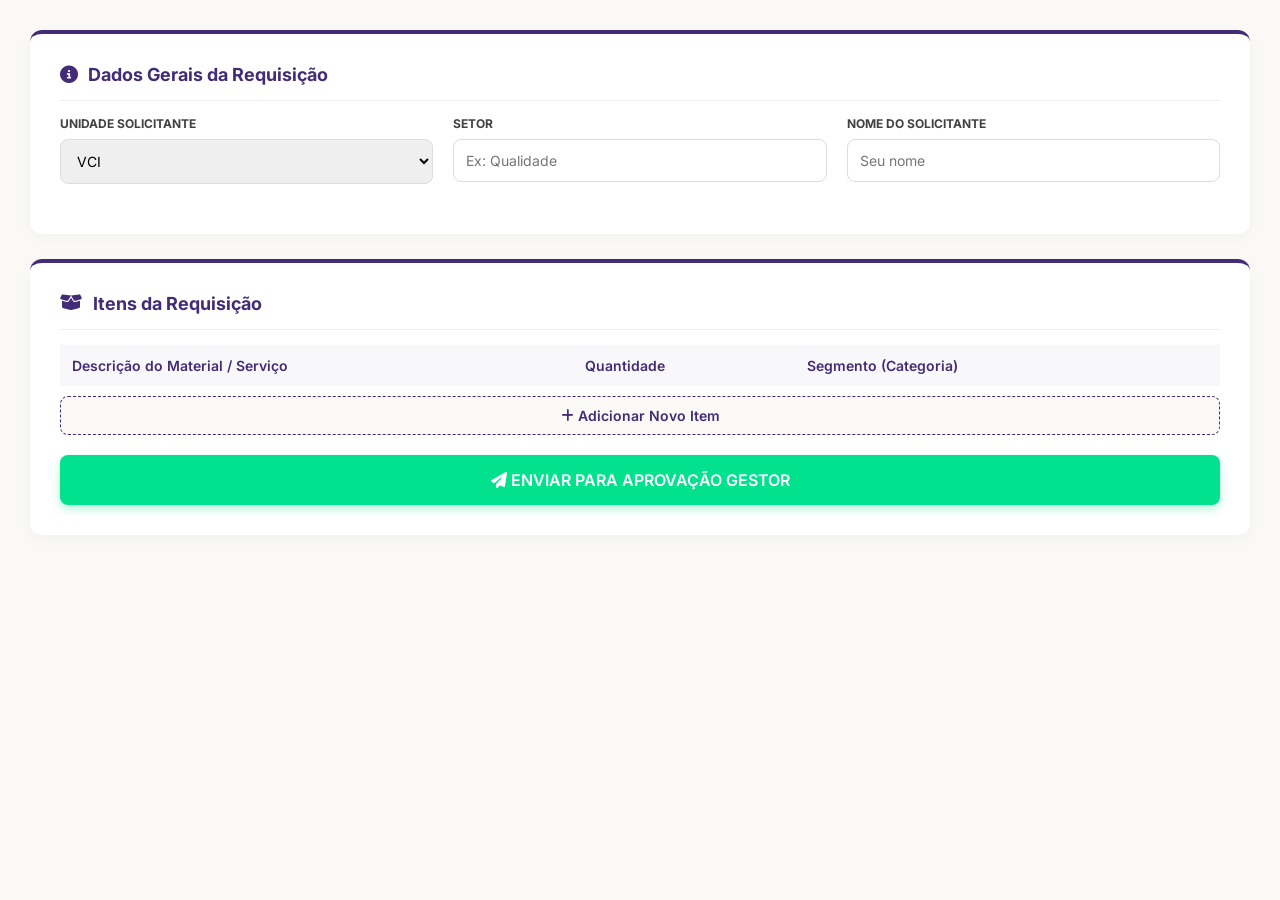
<file: frontend/intake_moderno.html>
<!DOCTYPE html>
<html lang="pt-BR">
<head>
    <meta charset="UTF-8">
    <title>Intake | Vendemmia</title>
    <link href="https://fonts.googleapis.com/css2?family=Inter:wght@400;600;700&display=swap" rel="stylesheet">
    <link rel="stylesheet" href="https://cdnjs.cloudflare.com/ajax/libs/font-awesome/6.4.0/css/all.min.css">
    <style>
        :root { --grafite: #414042; --lilas: #422c76; --magenta: #ff2f69; --offwhite: #faf9f5; --verde: #01E18E; --branco: #ffffff; }
        body { font-family: 'Inter', sans-serif; background: var(--offwhite); margin: 0; padding: 30px; color: var(--grafite); }
        .secao { background: var(--branco); padding: 30px; border-radius: 12px; box-shadow: 0 4px 15px rgba(0,0,0,0.03); border-top: 4px solid var(--lilas); margin-bottom: 25px; }
        h2 { color: var(--lilas); font-size: 18px; margin-top: 0; border-bottom: 1px solid #eee; padding-bottom: 15px; display: flex; align-items: center; gap: 10px; }
        .linha-form { display: grid; grid-template-columns: repeat(auto-fit, minmax(200px, 1fr)); gap: 20px; margin-bottom: 20px; }
        .grupo { display: flex; flex-direction: column; }
        label { font-size: 12px; font-weight: 700; color: var(--grafite); text-transform: uppercase; margin-bottom: 8px; }
        input, select { font-family: 'Inter', sans-serif; border: 1px solid #ddd; border-radius: 8px; padding: 12px; font-size: 14px; outline: none; transition: border 0.3s; }
        input:focus, select:focus { border-color: var(--lilas); }
        table { width: 100%; border-collapse: collapse; margin-top: 15px; font-size: 14px; }
        th { background: #f8f8fb; color: var(--lilas); padding: 12px; text-align: left; font-weight: 600; }
        td { padding: 12px; border-bottom: 1px solid #eee; }
        button { cursor: pointer; font-family: 'Inter', sans-serif; transition: 0.3s; border: none; border-radius: 8px; font-weight: 600; font-size: 14px; }
        .btn-add { background: var(--offwhite); color: var(--lilas); border: 1px dashed var(--lilas); padding: 10px 15px; display: block; width: 100%; margin-top: 10px; }
        .btn-add:hover { background: #f0ecfc; }
        .btn-submit { background: var(--verde); color: var(--branco); padding: 15px 30px; width: 100%; font-size: 16px; margin-top: 20px; box-shadow: 0 4px 10px rgba(1, 225, 142, 0.3); }
        .btn-submit:hover { transform: translateY(-2px); background: #00c47b; }
        .btn-remover { background: transparent; color: var(--magenta); font-size: 18px; padding: 5px; }
    </style>
</head>
<body>
    <div class="secao">
        <h2><i class="fa-solid fa-circle-info"></i> Dados Gerais da Requisição</h2>
        <div class="linha-form">
            <div class="grupo"><label>Unidade Solicitante</label><select id="unidade"><option value="VCI">VCI</option><option value="Garuva">Garuva</option></select></div>
            <div class="grupo"><label>Setor</label><input type="text" id="setor" placeholder="Ex: Qualidade"></div>
            <div class="grupo"><label>Nome do Solicitante</label><input type="text" id="comprador" placeholder="Seu nome"></div>
        </div>
    </div>
    <div class="secao">
        <h2><i class="fa-solid fa-box-open"></i> Itens da Requisição</h2>
        <table id="tabelaItens">
            <thead><tr><th>Descrição do Material / Serviço</th><th>Quantidade</th><th>Segmento (Categoria)</th><th></th></tr></thead>
            <tbody></tbody>
        </table>
        <button class="btn-add" onclick="adicionarLinha()"><i class="fa-solid fa-plus"></i> Adicionar Novo Item</button>
        <button class="btn-submit" onclick="enviarRequisicao()"><i class="fa-solid fa-paper-plane"></i> ENVIAR PARA APROVAÇÃO GESTOR</button>
    </div>

    <script>
        let categorias = [];
        window.onload = async () => {
            const resp = await fetch('http://localhost:8000/api/opcoes-formulario');
            const dados = await resp.json();
            Object.values(dados.categorias).forEach(arr => categorias = categorias.concat(arr));
            adicionarLinha();
        };

        function adicionarLinha() {
            const tbody = document.querySelector('#tabelaItens tbody');
            const tr = document.createElement('tr');
            tr.innerHTML = `
                <td><input type="text" class="desc" placeholder="Especificação detalhada" style="width: 100%; box-sizing: border-box;"></td>
                <td><input type="number" class="qtd" value="1" style="width: 100%; box-sizing: border-box;"></td>
                <td><select class="seg" style="width: 100%; box-sizing: border-box;">${categorias.map(c => `<option>${c}</option>`).join('')}</select></td>
                <td style="text-align: center;"><button class="btn-remover" onclick="this.closest('tr').remove()"><i class="fa-solid fa-trash"></i></button></td>
            `;
            tbody.appendChild(tr);
        }

        async function enviarRequisicao() {
            const itens = Array.from(document.querySelectorAll('#tabelaItens tbody tr')).map(tr => ({
                descricao: tr.querySelector('.desc').value, quantidade: parseFloat(tr.querySelector('.qtd').value), segmento: tr.querySelector('.seg').value
            })).filter(i => i.descricao);

            if(itens.length === 0) return alert("Adicione pelo menos um item.");

            const payload = {
                unidade: document.getElementById('unidade').value, setor: document.getElementById('setor').value,
                comprador: document.getElementById('comprador').value, itens: itens
            };

            const resp = await fetch('http://localhost:8000/requisicoes', { method: 'POST', headers: { 'Content-Type': 'application/json' }, body: JSON.stringify(payload) });
            if(resp.ok) { alert("Sucesso! Requisição enviada."); window.location.reload(); }
        }
    </script>
</body>
</html>
</file>
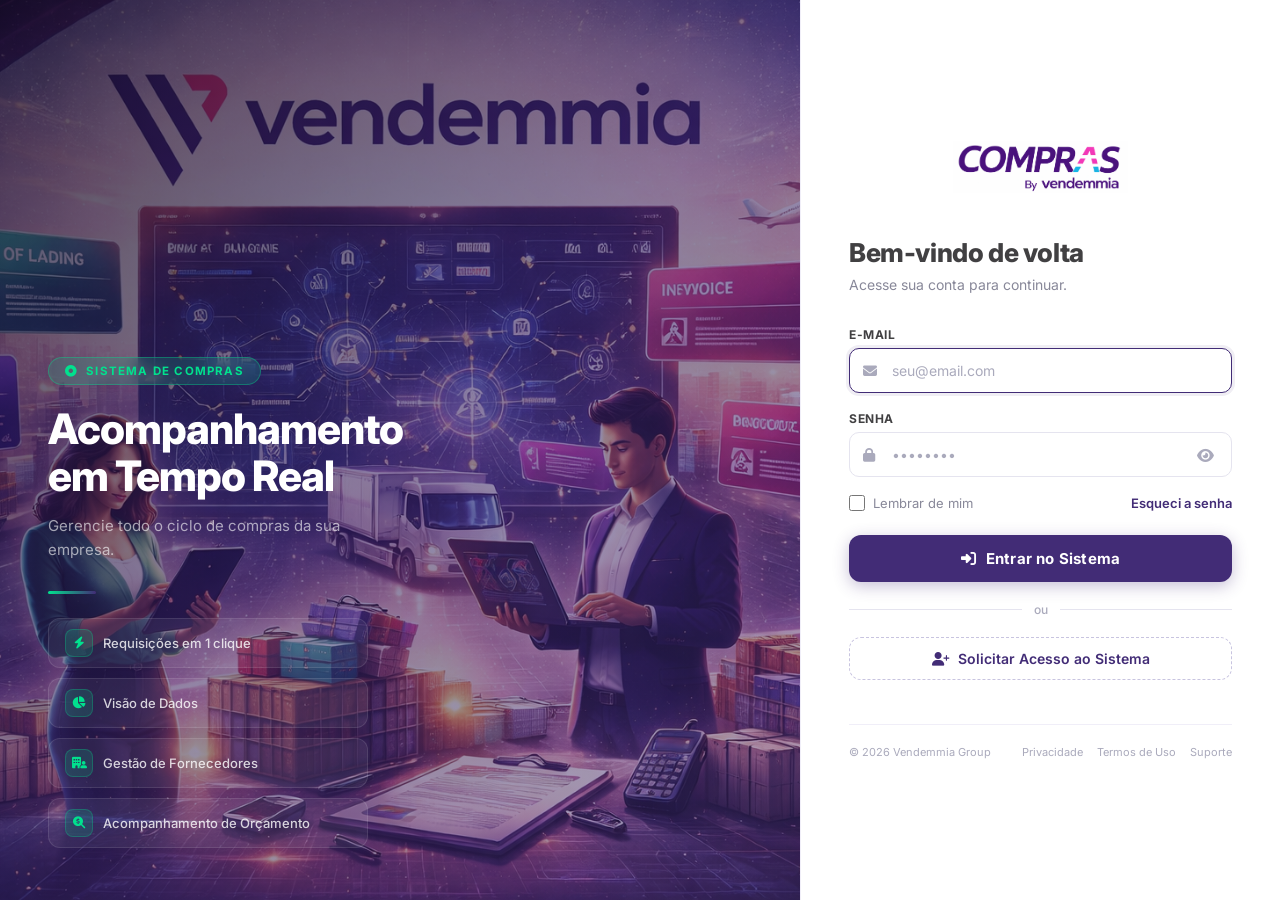
<file: frontend/login.html>
<!DOCTYPE html>
<html lang="pt-BR">
<head>
  <meta charset="UTF-8">
  <meta name="viewport" content="width=device-width, initial-scale=1.0">
  <title>Login | Compras Vendemmia</title>
  <!-- Guard: skip login if already authenticated -->
  <script>
    if (localStorage.getItem('shp_user_email') && localStorage.getItem('shp_auth_token')) {
      window.location.replace('index.html');
    }
  </script>
  <link rel="icon" type="image/png" href="img/favicon.png">

  <link rel="preconnect" href="https://fonts.googleapis.com">
  <link href="https://fonts.googleapis.com/css2?family=Inter:wght@300;400;500;600;700;800&display=swap" rel="stylesheet">
  <link rel="stylesheet" href="https://cdnjs.cloudflare.com/ajax/libs/font-awesome/6.5.0/css/all.min.css">

  <style>
    *, *::before, *::after { box-sizing: border-box; margin: 0; padding: 0; }

    html, body {
      height: 100%;
      font-family: 'Inter', system-ui, sans-serif;
      -webkit-font-smoothing: antialiased;
    }

    /* ── LAYOUT ── */
    .login-layout {
      display: flex;
      height: 100vh;
      overflow: hidden;
    }

    /* ── LEFT — background image ── */
    .login-cover {
      flex: 1;
      position: relative;
      display: none; /* hidden on mobile, shown on tablet+ */
    }

    .login-cover-img {
      position: absolute;
      inset: 0;
      width: 100%;
      height: 100%;
      object-fit: cover;
      object-position: center;
    }

    /* Dark overlay so text/logo over the image is readable */
    .login-cover-overlay {
      position: absolute;
      inset: 0;
      background: linear-gradient(
        135deg,
        rgba(16, 8, 36, 0.72) 0%,
        rgba(45, 27, 94, 0.55) 50%,
        rgba(66, 44, 118, 0.40) 100%
      );
    }

    /* Tagline on top of the cover image */
    .login-cover-content {
      position: absolute;
      inset: 0;
      display: flex;
      flex-direction: column;
      justify-content: flex-end;
      padding: 52px 48px;
    }

    /* Logo top-left on cover */
    .cover-logo {
      position: absolute;
      top: 36px;
      left: 48px;
    }
    .cover-logo img { height: 40px; filter: brightness(0) invert(1); opacity: 0.9; }
    .cover-logo-text {
      font-size: 20px; font-weight: 800; color: #fff;
      letter-spacing: -0.5px; opacity: 0.9;
    }

    .cover-badge {
      display: inline-flex;
      align-items: center;
      gap: 8px;
      background: rgba(1,225,142,0.15);
      backdrop-filter: blur(8px);
      border: 1px solid rgba(1,225,142,0.35);
      border-radius: 30px;
      padding: 6px 16px;
      font-size: 11.5px;
      font-weight: 700;
      letter-spacing: 1.2px;
      text-transform: uppercase;
      color: #01E18E;
      margin-bottom: 20px;
      width: fit-content;
    }

    .cover-badge i { color: #01E18E; }

    .cover-headline {
      font-size: 42px;
      font-weight: 800;
      color: #fff;
      line-height: 1.12;
      letter-spacing: -1px;
      margin-bottom: 14px;
      max-width: 420px;
    }

    .cover-sub {
      font-size: 15px;
      color: rgba(255,255,255,0.60);
      max-width: 360px;
      line-height: 1.65;
      margin-bottom: 4px;
    }

    /* Divider line */
    .cover-divider {
      width: 48px; height: 3px;
      background: linear-gradient(90deg, #01E18E, #422c76);
      border-radius: 2px;
      margin: 24px 0;
    }

    /* Feature pills at the bottom */
    .cover-features {
      display: flex;
      flex-direction: column;
      gap: 10px;
    }

    .cover-feature-pill {
      display: flex;
      align-items: center;
      gap: 10px;
      background: rgba(255,255,255,0.06);
      border: 1px solid rgba(255,255,255,0.10);
      border-radius: 12px;
      padding: 10px 16px;
      font-size: 13px;
      color: rgba(255,255,255,0.80);
      font-weight: 500;
      transition: background .15s;
      max-width: 320px;
    }

    .cover-feature-pill:hover { background: rgba(255,255,255,0.10); }

    .cover-feature-icon {
      width: 28px; height: 28px; border-radius: 8px;
      background: rgba(1,225,142,0.15);
      border: 1px solid rgba(1,225,142,0.25);
      display: flex; align-items: center; justify-content: center;
      flex-shrink: 0;
    }
    .cover-feature-icon i { font-size: 12px; color: #01E18E; }

    /* ── RIGHT — login panel ── */
    .login-panel {
      width: 100%;
      max-width: 480px;
      min-width: 380px;
      background: #fff;
      display: flex;
      flex-direction: column;
      justify-content: center;
      padding: 48px 48px;
      overflow-y: auto;
      position: relative;
    }

    /* Logo on panel */
    .panel-logo {
      display: flex;
      align-items: center;
      justify-content: center;
      margin-bottom: 44px;
    }

    .panel-logo img {
      height: 52px;
      width: auto;
    }

    .panel-logo-fallback {
      display: none;
      align-items: center;
      gap: 10px;
    }

    .panel-logo-icon {
      width: 36px;
      height: 36px;
      background: #422c76;
      border-radius: 9px;
      display: flex;
      align-items: center;
      justify-content: center;
      color: #fff;
      font-weight: 800;
      font-size: 16px;
    }

    .panel-logo-name {
      font-size: 18px;
      font-weight: 800;
      color: #414042;
      letter-spacing: -0.3px;
    }

    .panel-logo-sep {
      width: 1px;
      height: 22px;
      background: #e5e4ef;
    }

    .panel-logo-tag {
      font-size: 11px;
      font-weight: 700;
      letter-spacing: 1.5px;
      text-transform: uppercase;
      color: #888899;
    }

    /* Heading */
    .panel-heading {
      margin-bottom: 32px;
    }

    .panel-title {
      font-size: 26px;
      font-weight: 800;
      color: #414042;
      letter-spacing: -0.4px;
      margin-bottom: 6px;
    }

    .panel-subtitle {
      font-size: 14px;
      color: #888899;
      line-height: 1.5;
    }

    /* Form */
    .form-group {
      display: flex;
      flex-direction: column;
      gap: 6px;
      margin-bottom: 18px;
    }

    .form-label {
      font-size: 12px;
      font-weight: 700;
      color: #414042;
      text-transform: uppercase;
      letter-spacing: 0.5px;
    }

    .input-wrap {
      position: relative;
    }

    .input-icon {
      position: absolute;
      left: 14px;
      top: 50%;
      transform: translateY(-50%);
      color: #aaaabc;
      font-size: 14px;
      pointer-events: none;
    }

    .form-control {
      width: 100%;
      padding: 13px 14px 13px 42px;
      border: 1.5px solid #e5e4ef;
      border-radius: 10px;
      font-size: 14px;
      font-family: 'Inter', sans-serif;
      color: #414042;
      background: #fff;
      outline: none;
      transition: border-color 0.15s ease, box-shadow 0.15s ease;
    }

    .form-control:focus {
      border-color: #422c76;
      box-shadow: 0 0 0 3px rgba(66,44,118,0.08);
    }

    .form-control::placeholder { color: #aaaabc; }

    /* Password toggle */
    .input-eye {
      position: absolute;
      right: 14px;
      top: 50%;
      transform: translateY(-50%);
      color: #aaaabc;
      cursor: pointer;
      font-size: 15px;
      padding: 4px;
      background: none;
      border: none;
      transition: color 0.15s;
    }
    .input-eye:hover { color: #422c76; }

    /* Remember + forgot */
    .form-extras {
      display: flex;
      align-items: center;
      justify-content: space-between;
      margin-bottom: 24px;
    }

    .checkbox-wrap {
      display: flex;
      align-items: center;
      gap: 8px;
      cursor: pointer;
      user-select: none;
    }

    .checkbox-wrap input[type="checkbox"] {
      width: 16px;
      height: 16px;
      accent-color: #422c76;
      cursor: pointer;
    }

    .checkbox-label {
      font-size: 13px;
      color: #888899;
    }

    .forgot-link {
      font-size: 13px;
      font-weight: 600;
      color: #422c76;
      text-decoration: none;
      transition: color 0.15s;
    }
    .forgot-link:hover { color: #ff2f69; }

    /* Submit button */
    .btn-login {
      width: 100%;
      padding: 14px;
      background: #422c76;
      color: #fff;
      border: none;
      border-radius: 12px;
      font-size: 15px;
      font-weight: 700;
      font-family: 'Inter', sans-serif;
      cursor: pointer;
      transition: all 0.15s ease;
      display: flex;
      align-items: center;
      justify-content: center;
      gap: 10px;
      box-shadow: 0 4px 16px rgba(66,44,118,0.3);
      letter-spacing: 0.2px;
      margin-bottom: 20px;
    }

    .btn-login:hover {
      background: #5a3f9e;
      transform: translateY(-1px);
      box-shadow: 0 6px 20px rgba(66,44,118,0.35);
    }

    .btn-login:active { transform: translateY(0); }

    .btn-login:disabled {
      opacity: 0.6;
      cursor: not-allowed;
      transform: none;
    }

    /* Spinner inside button */
    .btn-spinner {
      width: 16px;
      height: 16px;
      border: 2px solid rgba(255,255,255,0.3);
      border-top-color: #fff;
      border-radius: 50%;
      animation: spin 0.6s linear infinite;
      flex-shrink: 0;
    }
    @keyframes spin { to { transform: rotate(360deg); } }

    /* Error banner */
    .login-error {
      display: none;
      align-items: center;
      gap: 10px;
      background: rgba(255,47,105,0.07);
      border: 1px solid rgba(255,47,105,0.25);
      border-radius: 10px;
      padding: 12px 14px;
      font-size: 13px;
      color: #cc2054;
      margin-bottom: 18px;
    }
    .login-error i { font-size: 15px; flex-shrink: 0; }
    .login-error.show { display: flex; }

    /* Divider */
    .divider {
      display: flex;
      align-items: center;
      gap: 12px;
      margin-bottom: 20px;
    }
    .divider::before, .divider::after {
      content: '';
      flex: 1;
      height: 1px;
      background: #e5e4ef;
    }
    .divider span { font-size: 12px; color: #aaaabc; font-weight: 500; white-space: nowrap; }

    /* SSO hint */
    .sso-hint {
      text-align: center;
      font-size: 13px;
      color: #888899;
      line-height: 1.6;
    }
    .sso-hint strong { color: #414042; }

    /* Footer */
    .panel-footer {
      margin-top: 44px;
      padding-top: 20px;
      border-top: 1px solid #f0eef8;
      display: flex;
      align-items: center;
      justify-content: space-between;
      flex-wrap: wrap;
      gap: 8px;
    }

    .panel-footer-copy {
      font-size: 11px;
      color: #aaaabc;
    }

    .panel-footer-links {
      display: flex;
      gap: 14px;
    }

    .panel-footer-links a {
      font-size: 11px;
      color: #aaaabc;
      text-decoration: none;
      transition: color 0.15s;
    }
    .panel-footer-links a:hover { color: #422c76; }

    /* ── Solicitar Acesso ── */
    .btn-solicitar {
      width: 100%;
      padding: 12px;
      background: none;
      border: 1.5px dashed #c8c4e0;
      border-radius: 12px;
      font-size: 14px;
      font-weight: 600;
      font-family: 'Inter', sans-serif;
      color: #422c76;
      cursor: pointer;
      display: flex;
      align-items: center;
      justify-content: center;
      gap: 8px;
      transition: all .15s;
      margin-bottom: 0;
    }
    .btn-solicitar:hover { background: rgba(66,44,118,0.05); border-color: #422c76; }

    .solicitar-header {
      font-size: 12.5px;
      color: #666;
      background: rgba(66,44,118,0.05);
      border: 1px solid rgba(66,44,118,0.15);
      border-radius: 10px;
      padding: 10px 14px;
      display: flex;
      align-items: flex-start;
      gap: 8px;
      line-height: 1.5;
      margin: 16px 0 14px;
    }

    .solicitar-success {
      background: rgba(1,225,142,0.08);
      border: 1px solid rgba(1,225,142,0.35);
      border-radius: 10px;
      padding: 14px 16px;
      font-size: 13px;
      color: #007a50;
      display: flex;
      align-items: flex-start;
      gap: 10px;
      line-height: 1.5;
    }

    /* ── Responsive ── */
    @media (min-width: 900px) {
      .login-cover { display: block; }
      .login-panel { border-left: 1px solid #f0eef8; }
    }

    @media (max-width: 480px) {
      .login-panel { padding: 36px 28px; min-width: unset; }
    }
  </style>
</head>
<body>

<div class="login-layout">

  <!-- ══════════ LEFT — Cover Image ══════════ -->
  <div class="login-cover">
    <img class="login-cover-img" src="img/login.png" alt="SHP Background"
         onerror="this.parentElement.style.background='linear-gradient(135deg,#100824 0%,#2d1b5e 55%,#422c76 100%)'">
    <div class="login-cover-overlay"></div>

    <div class="login-cover-content">
      <div class="cover-badge">
        <i class="fa-solid fa-circle-dot"></i>
        Sistema de Compras
      </div>
      <h1 class="cover-headline">
        Acompanhamento<br>em Tempo Real
      </h1>
      <p class="cover-sub">
        Gerencie todo o ciclo de compras da sua empresa.
      </p>

      <div class="cover-divider"></div>

      <div class="cover-features">
        <div class="cover-feature-pill">
          <div class="cover-feature-icon"><i class="fa-solid fa-bolt"></i></div>
          Requisições em 1 clique
        </div>
        <div class="cover-feature-pill">
          <div class="cover-feature-icon"><i class="fa-solid fa-chart-pie"></i></div>
          Visão de Dados
        </div>
        <div class="cover-feature-pill">
          <div class="cover-feature-icon"><i class="fa-solid fa-building-user"></i></div>
          Gestão de Fornecedores
        </div>
        <div class="cover-feature-pill">
          <div class="cover-feature-icon"><i class="fa-solid fa-magnifying-glass-dollar"></i></div>
          Acompanhamento de Orçamento
        </div>
      </div>
    </div>
  </div>

  <!-- ══════════ RIGHT — Login Panel ══════════ -->
  <div class="login-panel">

    <!-- Logo -->
    <div class="panel-logo">
      <img src="img/logo.png" alt="Vendemmia"
           onerror="this.style.display='none';document.querySelector('.panel-logo-fallback').style.display='flex'">
      <div class="panel-logo-fallback">
        <div class="panel-logo-icon">V</div>
        <span class="panel-logo-name">Vendemmia</span>
      </div>
    </div>

    <!-- Heading -->
    <div class="panel-heading">
      <h2 class="panel-title">Bem-vindo de volta</h2>
      <p class="panel-subtitle">Acesse sua conta para continuar.</p>
    </div>

    <!-- Error banner -->
    <div class="login-error" id="login-error">
      <i class="fa-solid fa-circle-xmark"></i>
      <span id="login-error-msg">Usuário ou senha incorretos. Tente novamente.</span>
    </div>

    <!-- Form -->
    <form id="login-form" onsubmit="handleLogin(event)" novalidate>

      <div class="form-group">
        <label class="form-label">E-mail</label>
        <div class="input-wrap">
          <i class="fa-solid fa-envelope input-icon"></i>
          <input type="email" class="form-control" id="login-email"
                 placeholder="seu@email.com" autocomplete="email" required>
        </div>
      </div>

      <div class="form-group">
        <label class="form-label">Senha</label>
        <div class="input-wrap">
          <i class="fa-solid fa-lock input-icon"></i>
          <input type="password" class="form-control" id="login-senha"
                 placeholder="••••••••" autocomplete="current-password" required>
          <button type="button" class="input-eye" id="eye-btn" onclick="toggleSenha()"
                  title="Mostrar/ocultar senha">
            <i class="fa-solid fa-eye" id="eye-icon"></i>
          </button>
        </div>
      </div>

      <div class="form-extras">
        <label class="checkbox-wrap">
          <input type="checkbox" id="remember-me">
          <span class="checkbox-label">Lembrar de mim</span>
        </label>
        <a href="#" class="forgot-link" onclick="openForgotModal();return false;">Esqueci a senha</a>
      </div>

      <button type="submit" class="btn-login" id="btn-login">
        <i class="fa-solid fa-right-to-bracket"></i>
        Entrar no Sistema
      </button>

    </form>

    <div class="divider"><span>ou</span></div>

    <!-- Solicitar Acesso toggle -->
    <button type="button" class="btn-solicitar" id="btn-solicitar-toggle" onclick="toggleSolicitar()">
      <i class="fa-solid fa-user-plus"></i> Solicitar Acesso ao Sistema
    </button>

    <!-- Formulário de Solicitação (hidden by default) -->
    <div id="solicitar-form-wrap" style="display:none;">
      <div class="solicitar-header">
        <i class="fa-solid fa-circle-info" style="color:#422c76;"></i>
        Preencha os dados abaixo. O time de Compras receberá sua solicitação e ativará seu acesso em breve.
      </div>

      <div id="solicitar-error" class="login-error" style="margin-bottom:14px;"></div>
      <div id="solicitar-success" class="solicitar-success" style="display:none;"></div>

      <div id="solicitar-fields">
        <div class="form-group">
          <label class="form-label">Nome completo</label>
          <div class="input-wrap">
            <i class="fa-solid fa-user input-icon"></i>
            <input type="text" class="form-control" id="sol-nome" placeholder="Seu nome completo">
          </div>
        </div>
        <div class="form-group">
          <label class="form-label">E-mail corporativo</label>
          <div class="input-wrap">
            <i class="fa-solid fa-envelope input-icon"></i>
            <input type="email" class="form-control" id="sol-email" placeholder="seu@vendemmia.com.br">
          </div>
        </div>
        <div class="form-group">
          <label class="form-label">Gestor Imediato</label>
          <div class="input-wrap">
            <i class="fa-solid fa-user-tie input-icon"></i>
            <input type="text" class="form-control" id="sol-gestor" placeholder="Nome do seu gestor">
          </div>
        </div>
        <button type="button" class="btn-login" id="btn-enviar-sol"
                style="background:#01E18E;box-shadow:0 4px 16px rgba(1,225,142,0.3);margin-bottom:8px;"
                onclick="enviarSolicitacao()">
          <i class="fa-solid fa-paper-plane"></i> Enviar Solicitação
        </button>
        <button type="button" onclick="toggleSolicitar()"
                style="width:100%;background:none;border:none;font-size:13px;color:#888899;cursor:pointer;padding:6px;">
          Cancelar
        </button>
      </div>
    </div>

    <!-- Footer -->
    <div class="panel-footer">
      <span class="panel-footer-copy">© 2026 Vendemmia Group</span>
      <div class="panel-footer-links">
        <a href="#">Privacidade</a>
        <a href="#">Termos de Uso</a>
        <a href="#">Suporte</a>
      </div>
    </div>

  </div>
</div>

<script>
  /* ── Toggle password visibility ── */
  function toggleSenha() {
    const input = document.getElementById('login-senha');
    const icon  = document.getElementById('eye-icon');
    if (input.type === 'password') {
      input.type = 'text';
      icon.className = 'fa-solid fa-eye-slash';
    } else {
      input.type = 'password';
      icon.className = 'fa-solid fa-eye';
    }
  }

  const _SB_URL = 'https://ayuypxbipvuayyiatbir.supabase.co';
  const _SB_KEY = 'eyJhbGciOiJIUzI1NiIsInR5cCI6IkpXVCJ9.eyJpc3MiOiJzdXBhYmFzZSIsInJlZiI6ImF5dXlweGJpcHZ1YXl5aWF0YmlyIiwicm9sZSI6ImFub24iLCJpYXQiOjE3NzcwNDg0MTQsImV4cCI6MjA5MjYyNDQxNH0.a_uCBEuB8oLX94d3n936HX6we9rLV_19hOfLfCpapmM';

  /* ── Login handler (Supabase Auth real) ── */
  async function handleLogin(e) {
    e.preventDefault();

    const email = document.getElementById('login-email').value.trim();
    const senha = document.getElementById('login-senha').value;
    const btn   = document.getElementById('btn-login');
    const errEl = document.getElementById('login-error');

    if (!email || !senha) {
      showError('Preencha e-mail e senha para continuar.');
      return;
    }

    btn.disabled = true;
    btn.innerHTML = `<span class="btn-spinner"></span> Autenticando...`;
    errEl.classList.remove('show');

    try {
      // 1. Autenticar via Supabase Auth
      const authRes = await fetch(`${_SB_URL}/auth/v1/token?grant_type=password`, {
        method: 'POST',
        headers: { 'apikey': _SB_KEY, 'Content-Type': 'application/json' },
        body: JSON.stringify({ email, password: senha }),
      });
      const authData = await authRes.json();
      if (!authRes.ok) {
        const msg = authData.error_description || authData.msg || authData.error || '';
        throw new Error(msg.includes('Invalid login credentials') || msg.includes('invalid_grant')
          ? 'E-mail ou senha incorretos. Verifique e tente novamente.'
          : msg || 'Erro ao autenticar.');
      }

      // 2. Verificar se o usuário está ativo no sistema
      const usuRes = await fetch(
        `${_SB_URL}/rest/v1/usuarios?email=ilike.${encodeURIComponent(email)}&select=id,nome,email,cargo,unidade,ativo,perfil&limit=1`,
        { headers: { 'apikey': _SB_KEY, 'Authorization': `Bearer ${authData.access_token}` } }
      );
      const usuList = await usuRes.json();
      const usuario = Array.isArray(usuList) ? usuList[0] : null;

      if (!usuario || !usuario.ativo) {
        // Encerrar sessão recém-criada
        await fetch(`${_SB_URL}/auth/v1/logout`, {
          method: 'POST',
          headers: { 'apikey': _SB_KEY, 'Authorization': `Bearer ${authData.access_token}` },
        }).catch(() => {});
        throw new Error('Sua conta está inativa. Entre em contato com o administrador do sistema.');
      }

      // 3. Salvar sessão no localStorage
      localStorage.setItem('shp_user_email',  email);
      localStorage.setItem('shp_user_nome',   usuario.nome || email);
      localStorage.setItem('shp_user_perfil', usuario.perfil || 'usuario');
      localStorage.setItem('shp_auth_token',  authData.access_token);
      localStorage.setItem('shp_auth_refresh', authData.refresh_token || '');

      btn.innerHTML = `<i class="fa-solid fa-circle-check"></i> Acesso liberado!`;
      btn.style.background = '#01E18E';
      setTimeout(() => { window.location.href = 'index.html'; }, 600);

    } catch (err) {
      btn.disabled = false;
      btn.innerHTML = `<i class="fa-solid fa-right-to-bracket"></i> Entrar no Sistema`;
      showError(err.message || 'Erro ao autenticar. Tente novamente.');
    }
  }

  /* ── Modal Esqueci a Senha ── */
  function openForgotModal() {
    const modal = document.getElementById('forgot-modal');
    modal.style.display = 'flex';
    // Pré-preenche o e-mail digitado no login
    const emailLogin = document.getElementById('login-email').value.trim();
    if (emailLogin) document.getElementById('forgot-email').value = emailLogin;
    document.getElementById('forgot-content').style.display  = 'block';
    document.getElementById('forgot-success').style.display  = 'none';
    document.getElementById('forgot-error').style.display    = 'none';
    setTimeout(() => document.getElementById('forgot-email').focus(), 80);
  }

  function closeForgotModal() {
    document.getElementById('forgot-modal').style.display = 'none';
  }

  async function sendForgotPassword() {
    const email = document.getElementById('forgot-email').value.trim();
    const errEl = document.getElementById('forgot-error');
    errEl.style.display = 'none';

    if (!email) {
      errEl.innerHTML = '<i class="fa-solid fa-circle-xmark"></i><span>Informe o e-mail cadastrado.</span>';
      errEl.style.display = 'flex'; return;
    }

    const btn = document.getElementById('btn-forgot-send');
    btn.disabled = true;
    btn.innerHTML = '<span class="btn-spinner" style="border-top-color:#fff;border-color:rgba(255,255,255,.3)"></span> Enviando...';

    try {
      await fetch(`${_SB_URL}/auth/v1/recover`, {
        method: 'POST',
        headers: { 'apikey': _SB_KEY, 'Content-Type': 'application/json' },
        body: JSON.stringify({
          email,
          gotrue_meta_security: {},
        }),
      });
      // Sempre exibir sucesso (não revelar se o e-mail existe)
      document.getElementById('forgot-content').style.display  = 'none';
      document.getElementById('forgot-success').style.display  = 'block';
    } catch {
      btn.disabled = false;
      btn.innerHTML = '<i class="fa-solid fa-paper-plane"></i> Enviar link';
      errEl.innerHTML = '<i class="fa-solid fa-circle-xmark"></i><span>Erro ao enviar. Tente novamente.</span>';
      errEl.style.display = 'flex';
    }
  }

  function showError(msg) {
    const el   = document.getElementById('login-error');
    const msg2 = document.getElementById('login-error-msg');
    if (msg2) msg2.textContent = msg;
    el.classList.add('show');
    el.style.animation = 'none';
    el.offsetHeight;
    el.style.animation = 'shake 0.4s ease';
  }

  /* ── Solicitar Acesso ── */
  function toggleSolicitar() {
    const wrap   = document.getElementById('solicitar-form-wrap');
    const toggle = document.getElementById('btn-solicitar-toggle');
    const isOpen = wrap.style.display !== 'none';
    wrap.style.display = isOpen ? 'none' : 'block';
    toggle.style.display = isOpen ? 'flex' : 'none';
    if (!isOpen) document.getElementById('sol-nome')?.focus();
  }

  async function enviarSolicitacao() {
    const nome   = document.getElementById('sol-nome').value.trim();
    const email  = document.getElementById('sol-email').value.trim();
    const gestor = document.getElementById('sol-gestor').value.trim();
    const errEl  = document.getElementById('solicitar-error');
    const sucEl  = document.getElementById('solicitar-success');

    errEl.classList.remove('show');

    if (!nome || !email) {
      errEl.querySelector ? null : null;
      errEl.innerHTML = '<i class="fa-solid fa-circle-xmark"></i><span>Preencha nome e e-mail.</span>';
      errEl.classList.add('show'); errEl.style.display = 'flex';
      return;
    }

    const btn = document.getElementById('btn-enviar-sol');
    btn.disabled = true;
    btn.innerHTML = '<span class="btn-spinner" style="border-top-color:#fff;border-color:rgba(255,255,255,.3)"></span> Enviando...';

    try {
      const _sbUrl = 'https://ayuypxbipvuayyiatbir.supabase.co';
      const _sbKey = 'eyJhbGciOiJIUzI1NiIsInR5cCI6IkpXVCJ9.eyJpc3MiOiJzdXBhYmFzZSIsInJlZiI6ImF5dXlweGJpcHZ1YXl5aWF0YmlyIiwicm9sZSI6ImFub24iLCJpYXQiOjE3NzcwNDg0MTQsImV4cCI6MjA5MjYyNDQxNH0.a_uCBEuB8oLX94d3n936HX6we9rLV_19hOfLfCpapmM';
      const res = await fetch(`${_sbUrl}/rest/v1/usuarios`, {
        method: 'POST',
        headers: {
          'apikey': _sbKey,
          'Authorization': `Bearer ${_sbKey}`,
          'Content-Type': 'application/json',
          'Prefer': 'return=minimal'
        },
        body: JSON.stringify({ nome, email, gestor_nome: gestor || null, ativo: 0, solicitacao_pendente: 1 })
      });
      if (!res.ok) {
        const data = await res.json().catch(() => ({}));
        throw new Error(data.message || data.details || 'Erro ao enviar solicitação');
      }

      // Mostra sucesso e esconde o formulário
      document.getElementById('solicitar-fields').style.display = 'none';
      sucEl.innerHTML = `<i class="fa-solid fa-circle-check" style="color:#01E18E;font-size:18px;flex-shrink:0;margin-top:1px;"></i>
        <div><strong>Solicitação enviada com sucesso!</strong><br>
        O time de Compras receberá sua solicitação e ativará seu acesso em breve.<br>
        <span style="font-size:11.5px;color:#888;margin-top:4px;display:block;">Aguarde o contato via e-mail: <strong>${email}</strong></span></div>`;
      sucEl.style.display = 'flex';

    } catch (err) {
      btn.disabled = false;
      btn.innerHTML = '<i class="fa-solid fa-paper-plane"></i> Enviar Solicitação';
      errEl.innerHTML = `<i class="fa-solid fa-circle-xmark"></i><span>${err.message}</span>`;
      errEl.classList.add('show'); errEl.style.display = 'flex';
    }
  }

  /* ── Auto-focus ── */
  document.addEventListener('DOMContentLoaded', () => {
    document.getElementById('login-email')?.focus();
    // Fechar modal com Escape
    document.addEventListener('keydown', e => {
      if (e.key === 'Escape') closeForgotModal();
    });
  });
</script>

<!-- ── Modal: Esqueci a Senha ── -->
<div id="forgot-modal"
     style="display:none;position:fixed;inset:0;background:rgba(0,0,0,0.5);
            align-items:center;justify-content:center;z-index:999;
            backdrop-filter:blur(4px);"
     onclick="if(event.target===this)closeForgotModal()">
  <div style="background:#fff;border-radius:20px;padding:36px 32px;
              width:100%;max-width:390px;box-shadow:0 20px 60px rgba(0,0,0,0.22);">
    <!-- Header -->
    <div style="text-align:center;margin-bottom:22px;">
      <div style="width:56px;height:56px;border-radius:50%;background:#ede9fb;
                  color:#422c76;font-size:22px;display:flex;align-items:center;
                  justify-content:center;margin:0 auto 14px;">
        <i class="fa-solid fa-key"></i>
      </div>
      <h3 style="margin:0 0 6px;font-size:18px;font-weight:800;color:#414042;">Recuperar Senha</h3>
      <p style="margin:0;font-size:13px;color:#888899;line-height:1.5;">
        Informe seu e-mail e enviaremos um link para redefinir a senha.
      </p>
    </div>

    <!-- Conteúdo do formulário -->
    <div id="forgot-content">
      <div class="form-group">
        <label class="form-label">E-mail cadastrado</label>
        <div class="input-wrap">
          <i class="fa-solid fa-envelope input-icon"></i>
          <input type="email" class="form-control" id="forgot-email"
                 placeholder="seu@email.com" autocomplete="email"
                 onkeydown="if(event.key==='Enter')sendForgotPassword()">
        </div>
      </div>
      <div id="forgot-error" class="login-error" style="margin-bottom:10px;display:none;"></div>
      <button type="button" class="btn-login" id="btn-forgot-send" onclick="sendForgotPassword()"
              style="margin-bottom:8px;">
        <i class="fa-solid fa-paper-plane"></i> Enviar link de recuperação
      </button>
      <button type="button" onclick="closeForgotModal()"
              style="width:100%;background:none;border:none;font-size:13px;
                     color:#888899;cursor:pointer;padding:6px;">
        Cancelar
      </button>
    </div>

    <!-- Sucesso -->
    <div id="forgot-success" style="display:none;text-align:center;padding:4px 0;">
      <i class="fa-solid fa-circle-check" style="color:#01E18E;font-size:46px;margin-bottom:14px;"></i>
      <h4 style="margin:0 0 8px;font-size:16px;color:#414042;">E-mail enviado!</h4>
      <p style="font-size:13px;color:#888899;margin:0 0 20px;line-height:1.55;">
        Se este e-mail estiver cadastrado, você receberá as instruções em breve.<br>
        <span style="font-size:12px;">Verifique também a caixa de spam.</span>
      </p>
      <button type="button" class="btn-login" onclick="closeForgotModal()">
        <i class="fa-solid fa-check"></i> Entendi
      </button>
    </div>
  </div>
</div>

<style>
  @keyframes shake {
    0%,100% { transform: translateX(0); }
    20%      { transform: translateX(-5px); }
    40%      { transform: translateX(5px); }
    60%      { transform: translateX(-4px); }
    80%      { transform: translateX(4px); }
  }
</style>

</body>
</html>
</file>
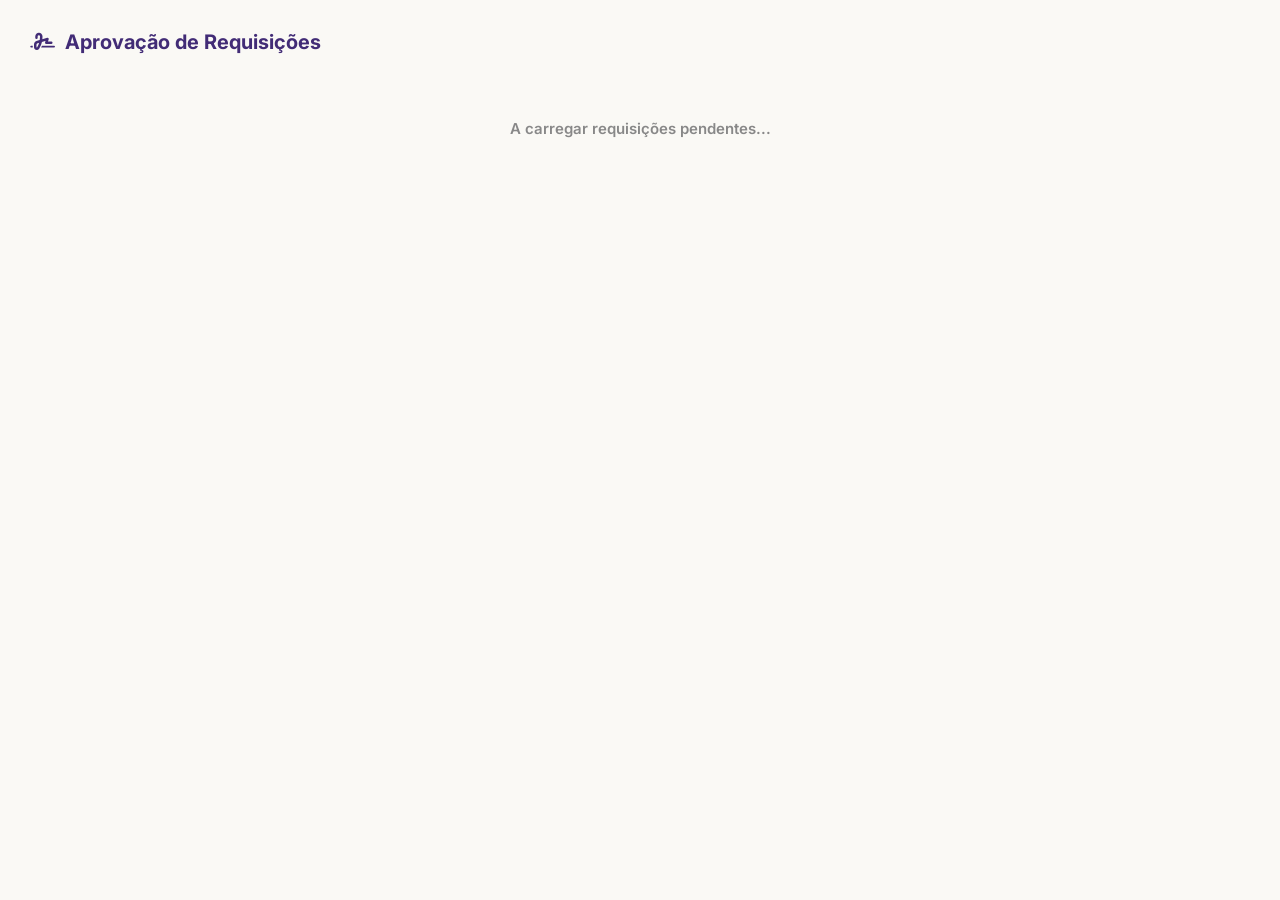
<file: frontend/painel_gestor.html>
<!DOCTYPE html>
<html lang="pt-BR">
<head>
    <meta charset="UTF-8">
    <title>Painel Gestor | Compras Vendemmia</title>
    <link rel="icon" type="image/png" href="/img/favicon.png">
    <link href="https://fonts.googleapis.com/css2?family=Inter:wght@400;600;700&display=swap" rel="stylesheet">
    <link rel="stylesheet" href="https://cdnjs.cloudflare.com/ajax/libs/font-awesome/6.4.0/css/all.min.css">
    <style>
        :root { --grafite: #414042; --lilas: #422c76; --magenta: #ff2f69; --offwhite: #faf9f5; --verde: #01E18E; --branco: #ffffff; }
        body { font-family: 'Inter', sans-serif; background: var(--offwhite); margin: 0; padding: 30px; color: var(--grafite); }
        .dashboard-header { display: flex; justify-content: space-between; align-items: center; margin-bottom: 25px; }
        h1 { color: var(--lilas); margin: 0; font-size: 20px; display: flex; align-items: center; gap: 10px; }
        .budget-widget { background: var(--branco); padding: 20px 25px; border-radius: 12px; box-shadow: 0 4px 15px rgba(0,0,0,0.03); border-left: 5px solid var(--grafite); min-width: 320px; display: none; }
        .budget-title { font-size: 11px; font-weight: 700; text-transform: uppercase; color: #888; margin-bottom: 8px; }
        .budget-valores { display: flex; justify-content: space-between; font-size: 15px; margin-bottom: 10px; font-weight: 600; }
        .progress-bg { background: #f0f0f0; height: 12px; border-radius: 6px; width: 100%; overflow: hidden; }
        .progress-bar { height: 100%; transition: width 0.5s ease, background-color 0.5s; }
        .pedido-card { background: var(--branco); padding: 25px; border-radius: 12px; box-shadow: 0 4px 15px rgba(0,0,0,0.03); border-left: 4px solid var(--lilas); display: flex; justify-content: space-between; align-items: center; margin-bottom: 15px; transition: 0.2s; }
        .pedido-card:hover { transform: translateY(-2px); }
        .pedido-info h3 { margin: 0 0 8px 0; color: var(--lilas); font-size: 16px; }
        .pedido-info p { margin: 0; font-size: 13px; color: #666; }
        .itens-lista { margin-top: 15px; background: #f8f8fb; padding: 15px; border-radius: 8px; font-size: 13px; border: 1px solid #eee; }
        .acoes button { padding: 12px 20px; border: none; border-radius: 8px; cursor: pointer; font-weight: 600; font-family: 'Inter'; margin-left: 10px; color: white; transition: 0.2s; font-size: 13px; }
        .btn-aprovar { background: var(--verde); box-shadow: 0 4px 10px rgba(1, 225, 142, 0.2); }
        .btn-aprovar:hover { background: #00cd81; }
        .btn-reprovar { background: var(--offwhite); color: var(--magenta); border: 1px solid var(--magenta); }
        .btn-reprovar:hover { background: #fff0f4; }
        .vazio { text-align: center; color: #888; padding: 40px; font-size: 15px; font-weight: 600; }
    </style>
</head>
<body>
    <div class="dashboard-header">
        <h1><i class="fa-solid fa-signature"></i> Aprovação de Requisições</h1>
        <div class="budget-widget" id="budgetWidget">
            <div class="budget-title" id="budgetUnidade">Orçamento</div>
            <div class="budget-valores"><span id="budgetConsumido" style="color:var(--grafite)">R$ 0,00</span><span id="budgetTotal" style="color: #999;">de R$ 0,00</span></div>
            <div class="progress-bg"><div class="progress-bar" id="budgetBarra" style="width: 0%;"></div></div>
        </div>
    </div>
    <div id="listaPedidos"><p class="vazio">A carregar requisições pendentes...</p></div>

    <script>
        window.onload = buscarPendencias;
        async function buscarPendencias() {
            const resp = await fetch('http://localhost:8000/api/aprovacoes/pendentes');
            const dados = await resp.json();
            const container = document.getElementById('listaPedidos');
            if (!dados.pedidos || dados.pedidos.length === 0) {
                container.innerHTML = '<p class="vazio">Nenhuma requisição aguardando aprovação.</p>';
                document.getElementById('budgetWidget').style.display = 'none';
                return;
            }
            carregarOrcamento(dados.pedidos[0].unidade);
            container.innerHTML = dados.pedidos.map(p => `
                <div class="pedido-card" onmouseenter="carregarOrcamento('${p.unidade}')">
                    <div class="pedido-info">
                        <h3>Pedido #${p.id_pedido} - ${p.unidade}</h3>
                        <p><b>Solicitante:</b> ${p.solicitante} &nbsp;|&nbsp; <b>Data:</b> ${p.data}</p>
                        <div class="itens-lista">${p.itens.map(i => `• <b>${i.quantidade}x</b> ${i.descricao} <span style="color:#888">(${i.segmento})</span>`).join('<br>')}</div>
                    </div>
                    <div class="acoes">
                        <button class="btn-reprovar" onclick="processarAprovacao(${p.id_pedido}, 'reprovar')"><i class="fa-solid fa-xmark"></i> Reprovar</button>
                        <button class="btn-aprovar" onclick="processarAprovacao(${p.id_pedido}, 'aprovar')"><i class="fa-solid fa-check"></i> Aprovar PO</button>
                    </div>
                </div>
            `).join('');
        }
        async function carregarOrcamento(unidade) {
            const resp = await fetch(`http://localhost:8000/api/orcamento/${unidade}`);
            const orc = await resp.json();
            if(orc.erro) return;
            document.getElementById('budgetWidget').style.display = 'block';
            document.getElementById('budgetUnidade').innerText = `Orçamento 2026: ${unidade} (${orc.percentual}%)`;
            document.getElementById('budgetConsumido').innerText = `R$ ${orc.consumido.toLocaleString('pt-BR', {minimumFractionDigits: 2})}`;
            document.getElementById('budgetTotal').innerText = `de R$ ${orc.total.toLocaleString('pt-BR', {minimumFractionDigits: 2})}`;
            document.getElementById('budgetBarra').style.width = `${orc.percentual}%`;
            document.getElementById('budgetBarra').style.backgroundColor = orc.cor_status;
        }
        async function processarAprovacao(id, acao) {
            const justificativa = acao === 'reprovar' ? prompt("Motivo:") : "Aprovado via Painel";
            if(acao === 'reprovar' && !justificativa) return;
            await fetch(`http://localhost:8000/api/aprovacoes/${id}`, { method: 'POST', headers: { 'Content-Type': 'application/json' }, body: JSON.stringify({ acao: acao, justificativa: justificativa }) });
            buscarPendencias();
        }
    </script>
</body>
</html>
</file>
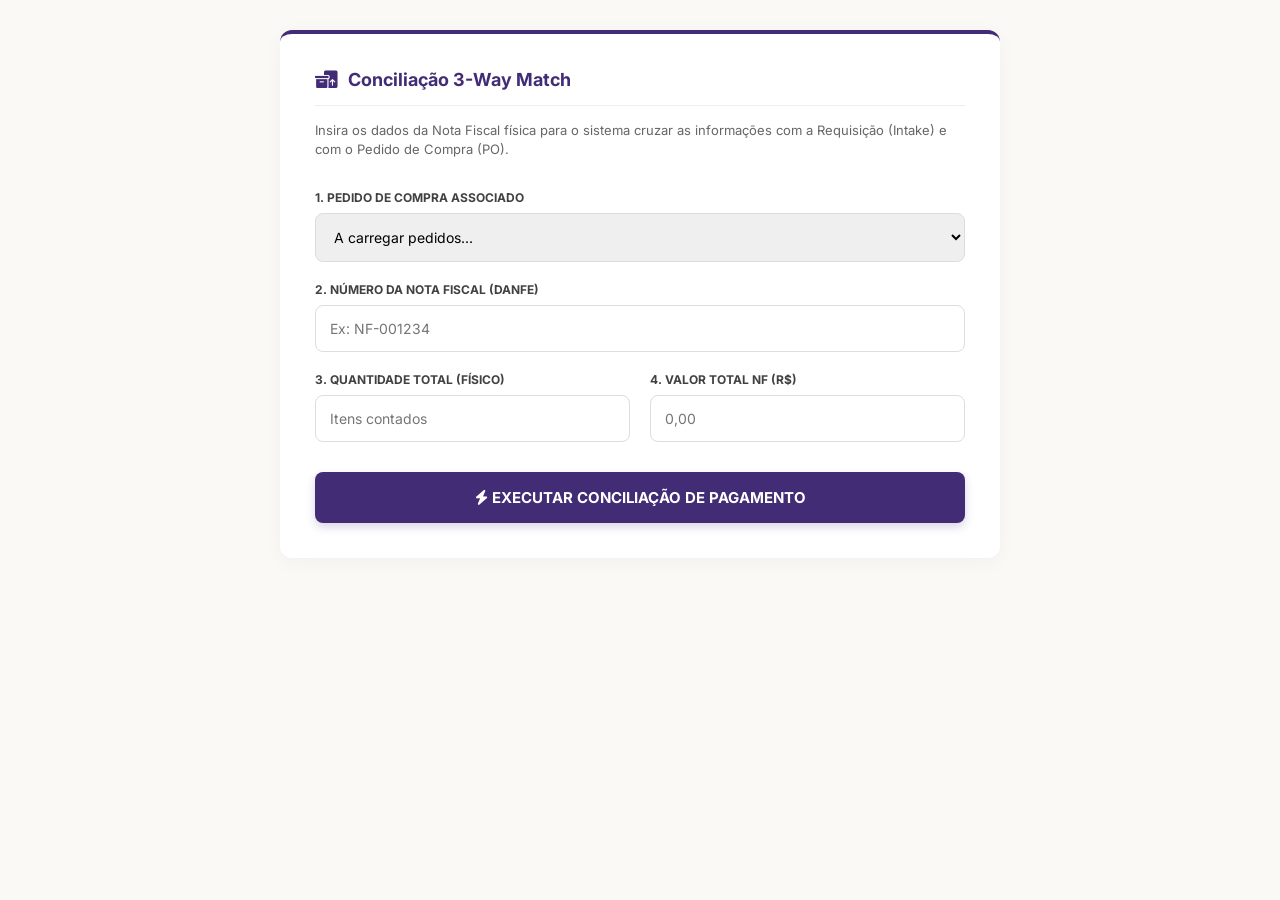
<file: frontend/recebimento.html>
<!DOCTYPE html>
<html lang="pt-BR">
<head>
    <meta charset="UTF-8">
    <title>3-Way Match | Vendemmia</title>
    <link href="https://fonts.googleapis.com/css2?family=Inter:wght@400;600;700&display=swap" rel="stylesheet">
    <link rel="stylesheet" href="https://cdnjs.cloudflare.com/ajax/libs/font-awesome/6.4.0/css/all.min.css">
    <style>
        :root { --grafite: #414042; --lilas: #422c76; --magenta: #ff2f69; --offwhite: #faf9f5; --verde: #01E18E; --branco: #ffffff; }
        body { font-family: 'Inter', sans-serif; background: var(--offwhite); margin: 0; padding: 30px; color: var(--grafite); display: flex; justify-content: center; }
        .secao { background: var(--branco); padding: 35px; border-radius: 12px; box-shadow: 0 4px 20px rgba(0,0,0,0.04); border-top: 4px solid var(--lilas); width: 100%; max-width: 650px; }
        h2 { color: var(--lilas); margin-top: 0; border-bottom: 1px solid #eee; padding-bottom: 15px; font-size: 18px; display: flex; align-items: center; gap: 10px;}
        .form-group { margin-bottom: 20px; }
        label { display: block; font-weight: 700; font-size: 12px; margin-bottom: 8px; color: var(--grafite); text-transform: uppercase; }
        select, input { width: 100%; padding: 14px; border: 1px solid #ddd; border-radius: 8px; box-sizing: border-box; font-size: 14px; font-family: 'Inter'; outline: none; transition: 0.3s; }
        select:focus, input:focus { border-color: var(--lilas); }
        .btn-match { background: var(--lilas); color: white; border: none; padding: 16px; width: 100%; border-radius: 8px; font-weight: 700; font-size: 15px; cursor: pointer; transition: 0.3s; margin-top: 10px; font-family: 'Inter'; box-shadow: 0 4px 10px rgba(66,44,118,0.2); }
        .btn-match:hover { background: var(--grafite); transform: translateY(-2px); }
        .resultado-box { display: none; padding: 25px; border-radius: 8px; margin-top: 25px; color: white; font-weight: 600; text-align: center; }
        .detalhes-erro { background: rgba(255,255,255,0.2); padding: 15px; margin-top: 15px; border-radius: 8px; font-size: 13px; text-align: left; }
    </style>
</head>
<body>
    <div class="secao">
        <h2><i class="fa-solid fa-boxes-packing"></i> Conciliação 3-Way Match</h2>
        <p style="font-size: 13px; color: #666; margin-bottom: 30px; line-height: 1.5;">Insira os dados da Nota Fiscal física para o sistema cruzar as informações com a Requisição (Intake) e com o Pedido de Compra (PO).</p>
        <div class="form-group"><label>1. Pedido de Compra Associado</label><select id="selectPO"><option value="">A carregar pedidos...</option></select></div>
        <div class="form-group"><label>2. Número da Nota Fiscal (DANFE)</label><input type="text" id="numeroNF" placeholder="Ex: NF-001234"></div>
        <div style="display: grid; grid-template-columns: 1fr 1fr; gap: 20px;">
            <div class="form-group"><label>3. Quantidade Total (Físico)</label><input type="number" id="qtdRecebida" placeholder="Itens contados"></div>
            <div class="form-group"><label>4. Valor Total NF (R$)</label><input type="number" id="valorNF" step="0.01" placeholder="0,00"></div>
        </div>
        <button class="btn-match" onclick="realizarConciliacao()"><i class="fa-solid fa-bolt"></i> EXECUTAR CONCILIAÇÃO DE PAGAMENTO</button>
        <div id="resultadoMatch" class="resultado-box">
            <h3 id="tituloStatus" style="margin: 0 0 10px 0; font-size: 18px;">STATUS</h3>
            <div id="textoStatus">...</div>
        </div>
    </div>

    <script>
        window.onload = async () => {
            const resp = await fetch('http://localhost:8000/api/recebimento/pendentes');
            const pos = await resp.json();
            document.getElementById('selectPO').innerHTML = '<option value="">-- Selecione --</option>' + pos.map(p => `<option value="${p.id_pedido}">PO #${p.id_pedido} - ${p.fornecedor}</option>`).join('');
        };
        async function realizarConciliacao() {
            const idPO = document.getElementById('selectPO').value;
            if(!idPO) return alert("Selecione um pedido.");
            const payload = { numero_nf: document.getElementById('numeroNF').value, qtd_recebida: parseFloat(document.getElementById('qtdRecebida').value || 0), valor_nf: parseFloat(document.getElementById('valorNF').value || 0) };
            const btn = document.querySelector('.btn-match'); btn.innerHTML = "Analisando...";
            const resp = await fetch(`http://localhost:8000/api/recebimento/match/${idPO}`, { method: 'POST', headers: { 'Content-Type': 'application/json' }, body: JSON.stringify(payload) });
            const resultado = await resp.json();
            btn.innerHTML = "<i class='fa-solid fa-bolt'></i> EXECUTAR CONCILIAÇÃO DE PAGAMENTO";
            const box = document.getElementById('resultadoMatch'); box.style.display = 'block'; box.style.backgroundColor = resultado.cor;
            document.getElementById('tituloStatus').innerHTML = resultado.status === 'APROVADO' ? '<i class="fa-solid fa-circle-check"></i> ' + resultado.status : '<i class="fa-solid fa-triangle-exclamation"></i> ' + resultado.status;
            let htmlDetalhes = `<p style="margin:0;">${resultado.mensagem}</p>`;
            if(resultado.detalhes && resultado.detalhes.length > 0) htmlDetalhes += `<div class="detalhes-erro"><ul>` + resultado.detalhes.map(d => `<li>${d}</li>`).join('') + `</ul></div>`;
            document.getElementById('textoStatus').innerHTML = htmlDetalhes;
        }
    </script>
</body>
</html>
</file>
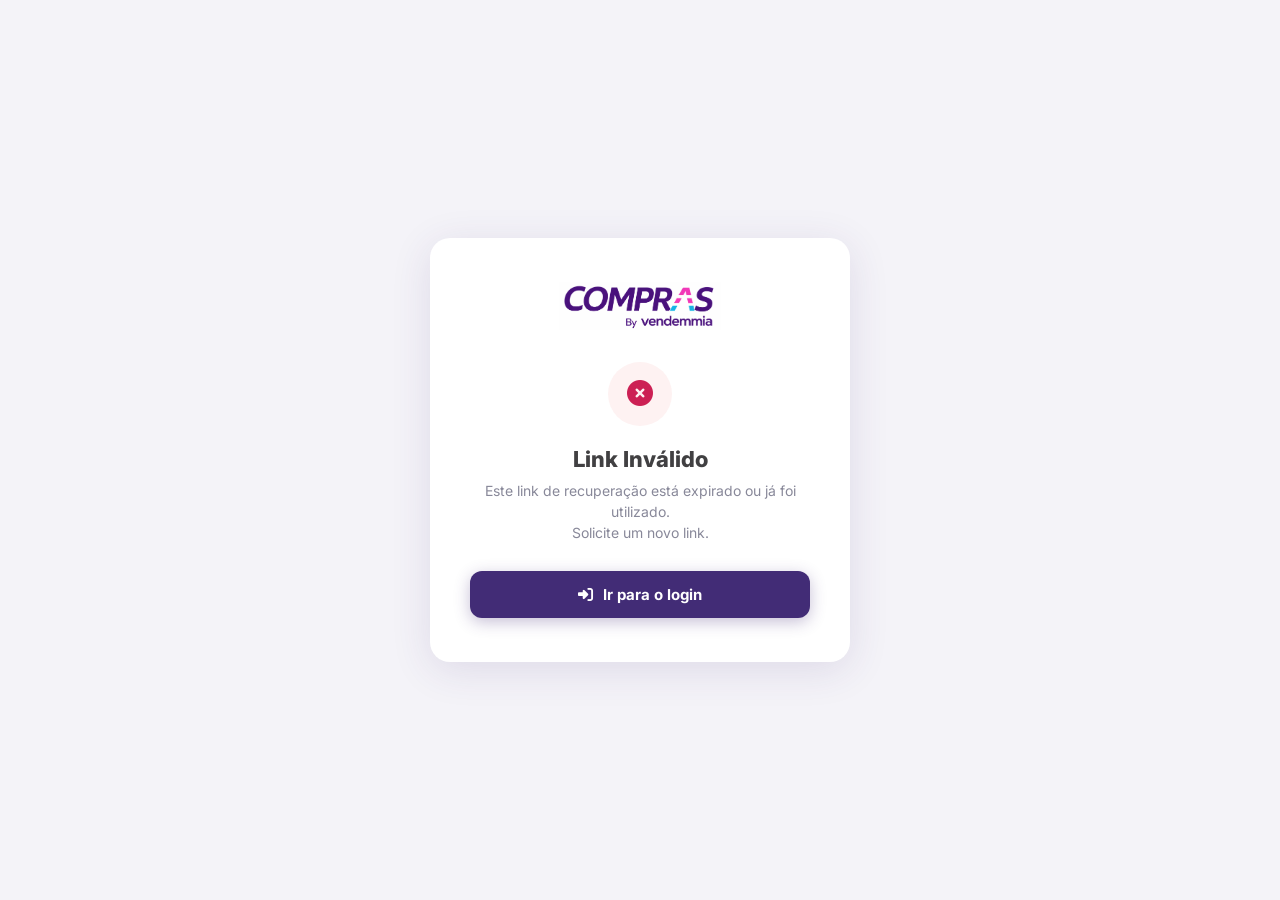
<file: frontend/reset-password.html>
<!DOCTYPE html>
<html lang="pt-BR">
<head>
  <meta charset="UTF-8">
  <meta name="viewport" content="width=device-width, initial-scale=1.0">
  <title>Definir Senha | Compras Vendemmia</title>
  <link rel="icon" type="image/png" href="img/favicon.png">
  <link rel="preconnect" href="https://fonts.googleapis.com">
  <link href="https://fonts.googleapis.com/css2?family=Inter:wght@300;400;500;600;700;800&display=swap" rel="stylesheet">
  <link rel="stylesheet" href="https://cdnjs.cloudflare.com/ajax/libs/font-awesome/6.5.0/css/all.min.css">
  <style>
    *, *::before, *::after { box-sizing: border-box; margin: 0; padding: 0; }
    html, body {
      height: 100%; font-family: 'Inter', system-ui, sans-serif;
      -webkit-font-smoothing: antialiased;
      background: #f4f3f8;
      display: flex; align-items: center; justify-content: center;
      min-height: 100vh;
    }
    .card {
      background: #fff;
      border-radius: 20px;
      padding: 44px 40px;
      width: 100%; max-width: 420px;
      box-shadow: 0 8px 40px rgba(66,44,118,0.12);
      text-align: center;
    }
    .logo { margin-bottom: 28px; }
    .logo img { height: 48px; }
    .icon-wrap {
      width: 64px; height: 64px; border-radius: 50%;
      background: #ede9fb; color: #422c76;
      font-size: 26px;
      display: flex; align-items: center; justify-content: center;
      margin: 0 auto 20px;
    }
    h1 { font-size: 22px; font-weight: 800; color: #414042; margin-bottom: 8px; }
    .subtitle { font-size: 14px; color: #888899; margin-bottom: 28px; line-height: 1.5; }
    .form-group { margin-bottom: 18px; text-align: left; }
    .form-label {
      display: block; font-size: 12px; font-weight: 700;
      color: #414042; text-transform: uppercase; letter-spacing: 0.5px;
      margin-bottom: 6px;
    }
    .input-wrap { position: relative; }
    .input-icon {
      position: absolute; left: 14px; top: 50%;
      transform: translateY(-50%); color: #aaaabc;
      font-size: 14px; pointer-events: none;
    }
    .form-control {
      width: 100%; padding: 13px 42px 13px 42px;
      border: 1.5px solid #e5e4ef; border-radius: 10px;
      font-size: 14px; font-family: 'Inter', sans-serif;
      color: #414042; background: #fff; outline: none;
      transition: border-color 0.15s, box-shadow 0.15s;
    }
    .form-control:focus {
      border-color: #422c76;
      box-shadow: 0 0 0 3px rgba(66,44,118,0.08);
    }
    .form-control::placeholder { color: #aaaabc; }
    .input-eye {
      position: absolute; right: 14px; top: 50%;
      transform: translateY(-50%); color: #aaaabc;
      cursor: pointer; font-size: 15px; padding: 4px;
      background: none; border: none; transition: color 0.15s;
    }
    .input-eye:hover { color: #422c76; }
    .password-rules {
      font-size: 12px; color: #888899; margin-top: 6px; text-align: left;
    }
    .btn-primary {
      width: 100%; padding: 14px;
      background: #422c76; color: #fff;
      border: none; border-radius: 12px;
      font-size: 15px; font-weight: 700;
      font-family: 'Inter', sans-serif;
      cursor: pointer; transition: all 0.15s;
      display: flex; align-items: center; justify-content: center; gap: 10px;
      box-shadow: 0 4px 16px rgba(66,44,118,0.3);
      margin-top: 8px;
    }
    .btn-primary:hover { background: #5a3f9e; transform: translateY(-1px); }
    .btn-primary:disabled { opacity: 0.6; cursor: not-allowed; transform: none; }
    .btn-spinner {
      width: 16px; height: 16px;
      border: 2px solid rgba(255,255,255,0.3);
      border-top-color: #fff; border-radius: 50%;
      animation: spin 0.6s linear infinite;
    }
    @keyframes spin { to { transform: rotate(360deg); } }
    .alert {
      display: flex; align-items: flex-start; gap: 10px;
      border-radius: 10px; padding: 12px 14px;
      font-size: 13px; margin-bottom: 18px; text-align: left;
    }
    .alert-error { background: rgba(255,47,105,0.07); border: 1px solid rgba(255,47,105,0.25); color: #cc2054; }
    .alert-success { background: rgba(1,225,142,0.08); border: 1px solid rgba(1,225,142,0.35); color: #007a50; }
    .success-state { display: none; }
    .back-link { display: block; margin-top: 20px; font-size: 13px; color: #888899; text-decoration: none; }
    .back-link:hover { color: #422c76; }
    .success-icon { font-size: 54px; color: #01E18E; margin-bottom: 16px; }
  </style>
</head>
<body>

<div class="card">
  <div class="logo">
    <img src="img/logo.png" onerror="this.style.display='none'" alt="Vendemmia">
  </div>

  <!-- Estado: formulário -->
  <div id="form-state">
    <div class="icon-wrap"><i class="fa-solid fa-key"></i></div>
    <h1 id="page-title">Definir sua Senha</h1>
    <p class="subtitle" id="page-subtitle">Crie uma senha segura para acessar o sistema.</p>

    <div id="alert-area"></div>

    <div class="form-group">
      <label class="form-label">Nova Senha</label>
      <div class="input-wrap">
        <i class="fa-solid fa-lock input-icon"></i>
        <input type="password" class="form-control" id="nova-senha"
               placeholder="Mínimo 8 caracteres" autocomplete="new-password">
        <button type="button" class="input-eye" onclick="toggleSenha('nova-senha','eye1')">
          <i class="fa-solid fa-eye" id="eye1"></i>
        </button>
      </div>
    </div>
    <div class="form-group">
      <label class="form-label">Confirmar Senha</label>
      <div class="input-wrap">
        <i class="fa-solid fa-lock input-icon"></i>
        <input type="password" class="form-control" id="conf-senha"
               placeholder="Repita a senha" autocomplete="new-password">
        <button type="button" class="input-eye" onclick="toggleSenha('conf-senha','eye2')">
          <i class="fa-solid fa-eye" id="eye2"></i>
        </button>
      </div>
      <div class="password-rules">A senha deve ter pelo menos 8 caracteres.</div>
    </div>

    <button type="button" class="btn-primary" id="btn-salvar" onclick="salvarSenha()">
      <i class="fa-solid fa-floppy-disk"></i> Salvar Senha
    </button>

    <a href="login.html" class="back-link">
      <i class="fa-solid fa-arrow-left"></i> Voltar para o login
    </a>
  </div>

  <!-- Estado: link inválido -->
  <div id="invalid-state" style="display:none;">
    <div class="icon-wrap" style="background:#fef2f2;color:#cc2054;">
      <i class="fa-solid fa-circle-xmark"></i>
    </div>
    <h1>Link Inválido</h1>
    <p class="subtitle">Este link de recuperação está expirado ou já foi utilizado.<br>Solicite um novo link.</p>
    <a href="login.html" class="btn-primary" style="text-decoration:none;margin-top:12px;">
      <i class="fa-solid fa-right-to-bracket"></i> Ir para o login
    </a>
  </div>

  <!-- Estado: sucesso -->
  <div id="success-state" style="display:none;">
    <div class="success-icon"><i class="fa-solid fa-circle-check"></i></div>
    <h1>Senha definida!</h1>
    <p class="subtitle">Sua senha foi salva com sucesso.<br>Você já pode entrar no sistema.</p>
    <a href="login.html" class="btn-primary" style="text-decoration:none;margin-top:12px;">
      <i class="fa-solid fa-right-to-bracket"></i> Ir para o login
    </a>
  </div>
</div>

<script>
  const _SB_URL = 'https://ayuypxbipvuayyiatbir.supabase.co';
  const _SB_KEY = 'eyJhbGciOiJIUzI1NiIsInR5cCI6IkpXVCJ9.eyJpc3MiOiJzdXBhYmFzZSIsInJlZiI6ImF5dXlweGJpcHZ1YXl5aWF0YmlyIiwicm9sZSI6ImFub24iLCJpYXQiOjE3NzcwNDg0MTQsImV4cCI6MjA5MjYyNDQxNH0.a_uCBEuB8oLX94d3n936HX6we9rLV_19hOfLfCpapmM';

  let _accessToken = null;
  let _tokenType   = null; // 'recovery' | 'invite'

  // Parse hash from Supabase email link
  function parseHash() {
    const hash = new URLSearchParams(window.location.hash.replace('#', ''));
    return {
      accessToken:  hash.get('access_token'),
      refreshToken: hash.get('refresh_token'),
      type:         hash.get('type'),
      error:        hash.get('error'),
      errorDesc:    hash.get('error_description'),
    };
  }

  window.addEventListener('DOMContentLoaded', () => {
    const { accessToken, type, error } = parseHash();

    if (error || !accessToken) {
      document.getElementById('form-state').style.display    = 'none';
      document.getElementById('invalid-state').style.display = 'block';
      return;
    }

    _accessToken = accessToken;
    _tokenType   = type;

    if (type === 'invite') {
      document.getElementById('page-title').textContent    = 'Criar sua Senha';
      document.getElementById('page-subtitle').textContent = 'Bem-vindo! Defina uma senha para acessar o sistema.';
    }

    document.getElementById('nova-senha').focus();
  });

  function toggleSenha(inputId, iconId) {
    const input = document.getElementById(inputId);
    const icon  = document.getElementById(iconId);
    if (input.type === 'password') {
      input.type = 'text';
      icon.className = 'fa-solid fa-eye-slash';
    } else {
      input.type = 'password';
      icon.className = 'fa-solid fa-eye';
    }
  }

  function showAlert(type, msg) {
    const area = document.getElementById('alert-area');
    area.innerHTML = `
      <div class="alert alert-${type}">
        <i class="fa-solid fa-${type === 'error' ? 'circle-xmark' : 'circle-check'}"></i>
        <span>${msg}</span>
      </div>`;
  }

  async function salvarSenha() {
    const senha = document.getElementById('nova-senha').value;
    const conf  = document.getElementById('conf-senha').value;
    const btn   = document.getElementById('btn-salvar');

    document.getElementById('alert-area').innerHTML = '';

    if (!senha || senha.length < 8) {
      showAlert('error', 'A senha deve ter pelo menos 8 caracteres.');
      return;
    }
    if (senha !== conf) {
      showAlert('error', 'As senhas não coincidem. Verifique e tente novamente.');
      return;
    }

    btn.disabled = true;
    btn.innerHTML = '<span class="btn-spinner"></span> Salvando...';

    try {
      const res = await fetch(`${_SB_URL}/auth/v1/user`, {
        method: 'PUT',
        headers: {
          'apikey':        _SB_KEY,
          'Authorization': `Bearer ${_accessToken}`,
          'Content-Type':  'application/json',
        },
        body: JSON.stringify({ password: senha }),
      });

      if (!res.ok) {
        const data = await res.json().catch(() => ({}));
        throw new Error(data.msg || data.message || data.error_description || 'Erro ao salvar a senha.');
      }

      document.getElementById('form-state').style.display    = 'none';
      document.getElementById('success-state').style.display = 'block';

    } catch (err) {
      btn.disabled = false;
      btn.innerHTML = '<i class="fa-solid fa-floppy-disk"></i> Salvar Senha';
      showAlert('error', err.message || 'Erro ao salvar. Tente novamente.');
    }
  }
</script>

</body>
</html>
</file>
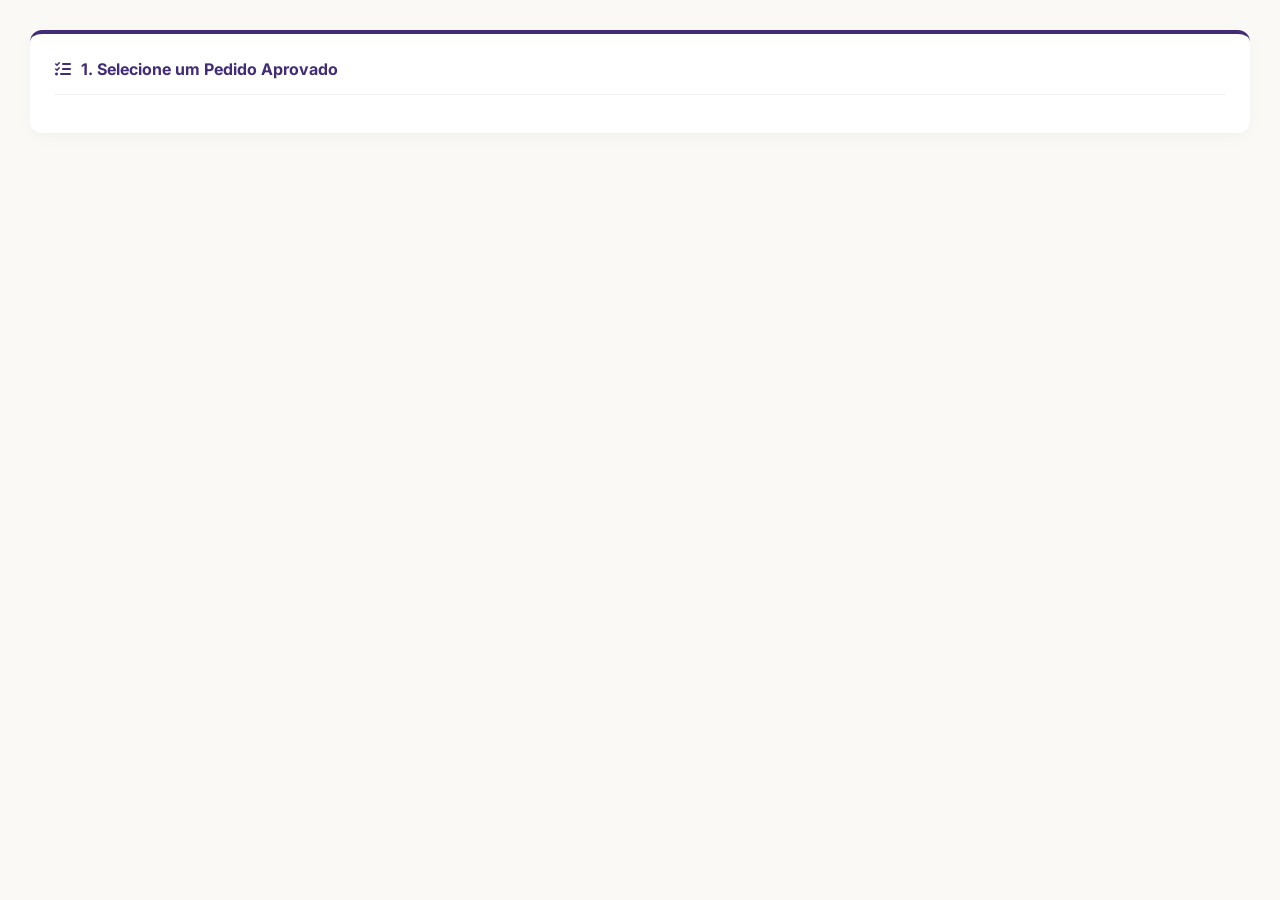
<file: frontend/sourcing.html>
<!DOCTYPE html>
<html lang="pt-BR">
<head>
    <meta charset="UTF-8">
    <title>Sourcing | Vendemmia</title>
    <link href="https://fonts.googleapis.com/css2?family=Inter:wght@400;600;700&display=swap" rel="stylesheet">
    <link rel="stylesheet" href="https://cdnjs.cloudflare.com/ajax/libs/font-awesome/6.4.0/css/all.min.css">
    <style>
        :root { --grafite: #414042; --lilas: #422c76; --magenta: #ff2f69; --offwhite: #faf9f5; --verde: #01E18E; --branco: #ffffff; }
        body { font-family: 'Inter', sans-serif; background: var(--offwhite); margin: 0; padding: 30px; color: var(--grafite); }
        .secao { background: var(--branco); padding: 25px; border-radius: 12px; margin-bottom: 25px; box-shadow: 0 4px 15px rgba(0,0,0,0.03); border-top: 4px solid var(--lilas); }
        h2 { color: var(--lilas); font-size: 16px; border-bottom: 1px solid #eee; padding-bottom: 15px; margin-top: 0; display: flex; align-items: center; gap: 10px; }
        .grid-pedidos { display: grid; grid-template-columns: repeat(auto-fill, minmax(220px, 1fr)); gap: 15px; }
        .card-mini { padding: 18px; border: 1px solid #eee; border-radius: 8px; cursor: pointer; transition: 0.3s; }
        .card-mini:hover { border-color: var(--lilas); box-shadow: 0 4px 10px rgba(66,44,118,0.1); }
        .card-mini.active { border: 2px solid var(--magenta); background: #fff9fb; }
        .card-mini b { font-size: 14px; color: var(--lilas); display: block; margin-bottom: 5px;}
        .card-mini small { font-size: 12px; color: #888; }
        .layout-duas-colunas { display: grid; grid-template-columns: 1fr 1.2fr; gap: 25px; }
        .fornecedor-card { border-left: 4px solid var(--verde); background: #f8f8fb; padding: 15px; margin-bottom: 12px; border-radius: 8px; }
        .fornecedor-card b { font-size: 14px; }
        table { width: 100%; border-collapse: collapse; font-size: 13px; }
        th { text-align: left; padding: 12px; background: #f8f8fb; color: var(--lilas); font-weight: 600; }
        td { padding: 12px; border-bottom: 1px solid #eee; }
        button { cursor: pointer; font-family: 'Inter', sans-serif; font-weight: 600; border: none; border-radius: 6px; transition: 0.3s; }
        .btn-link { background: var(--lilas); color: white; padding: 8px 12px; font-size: 11px; margin-top: 10px; }
        .btn-link:hover { background: var(--grafite); }
        .btn-po { background: var(--verde); color: var(--branco); padding: 8px 15px; font-size: 12px; box-shadow: 0 2px 8px rgba(1,225,142,0.3); }
        .btn-po:hover { background: #00cd81; }
        .valor-magenta { color: var(--magenta); font-weight: 700; }
    </style>
</head>
<body>
    <div class="secao">
        <h2><i class="fa-solid fa-list-check"></i> 1. Selecione um Pedido Aprovado</h2>
        <div id="listaPedidosAprovados" class="grid-pedidos"></div>
    </div>
    <div id="areaTrabalho" style="display: none;" class="layout-duas-colunas">
        <div class="secao">
            <h2><i class="fa-solid fa-truck"></i> 2. Fornecedores Homologados</h2>
            <div id="listaFornecedores"></div>
        </div>
        <div class="secao">
            <h2><i class="fa-solid fa-ranking-star"></i> 3. Mapa Comparativo</h2>
            <div id="mapaLances"></div>
        </div>
    </div>

    <script>
        let pedidoSelecionado = null;
        window.onload = carregarPedidos;

        async function carregarPedidos() {
            const resp = await fetch('http://localhost:8000/api/sourcing/pedidos-aprovados');
            const pedidos = await resp.json();
            document.getElementById('listaPedidosAprovados').innerHTML = pedidos.map(p => `<div class="card-mini" onclick="selecionarPedido(${p.id}, this)"><b>Pedido #${p.id}</b><small>${p.solicitante} | ${p.unidade}</small></div>`).join('') || '<p style="font-size:14px;color:#888;">Nenhum pedido aguardando cotação.</p>';
        }

        function selecionarPedido(id, el) {
            pedidoSelecionado = id;
            document.querySelectorAll('.card-mini').forEach(c => c.classList.remove('active'));
            el.classList.add('active');
            document.getElementById('areaTrabalho').style.display = 'grid';
            carregarInteligencia("STRETCH"); carregarMapa(id);
        }

        async function carregarInteligencia(seg) {
            const resp = await fetch(`http://localhost:8000/fornecedores/${seg}`);
            const d = await resp.json();
            document.getElementById('listaFornecedores').innerHTML = d.fornecedores.map(f => `<div class="fornecedor-card"><b>${f.razao_social}</b><br><small style="color:#666">${f.telefone}</small><br><button class="btn-link" onclick="enviarLink('${f.cnpj}', this)"><i class="fa-solid fa-paper-plane"></i> Enviar Convite</button></div>`).join('');
        }

        async function enviarLink(cnpj, btn) {
            btn.innerHTML = "<i class='fa-solid fa-spinner fa-spin'></i> Enviando...";
            await fetch('http://localhost:8000/api/cotacao/disparar-email', { method: 'POST', headers: {'Content-Type': 'application/json'}, body: JSON.stringify({id_requisicao: pedidoSelecionado, cnpj_fornecedor: cnpj, preco_unitario: 0, prazo_entrega: 0}) });
            btn.innerHTML = "<i class='fa-solid fa-check'></i> Enviado!"; btn.style.background = "var(--verde)";
        }

        async function carregarMapa(id) {
            const resp = await fetch(`http://localhost:8000/api/cotacao/comparativo/${id}`);
            const lances = await resp.json();
            if(lances.length === 0) { document.getElementById('mapaLances').innerHTML = "<p style='color:#888; font-size:14px;'>Aguardando lances no Portal...</p>"; return; }
            let html = '<table><tr><th>Fornecedor</th><th>Preço</th><th>Prazo</th><th>Ação</th></tr>';
            lances.forEach((l, i) => { html += `<tr style="${i===0?'background:#f0fff4;':''}"><td>${i===0?'🏆 ':''}${l.fornecedor}</td><td class="valor-magenta">R$ ${l.preco.toFixed(2)}</td><td>${l.prazo} d</td><td>${i===0?`<button class="btn-po" onclick="emitirPO(${id},'${l.cnpj}')">Emitir PO</button>`:'--'}</td></tr>`; });
            document.getElementById('mapaLances').innerHTML = html + '</table>';
        }

        function emitirPO(id, cnpj) { window.open(`visualizar_po.html?id=${id}&cnpj=${cnpj}`, '_blank'); }
    </script>
</body>
</html>
</file>
